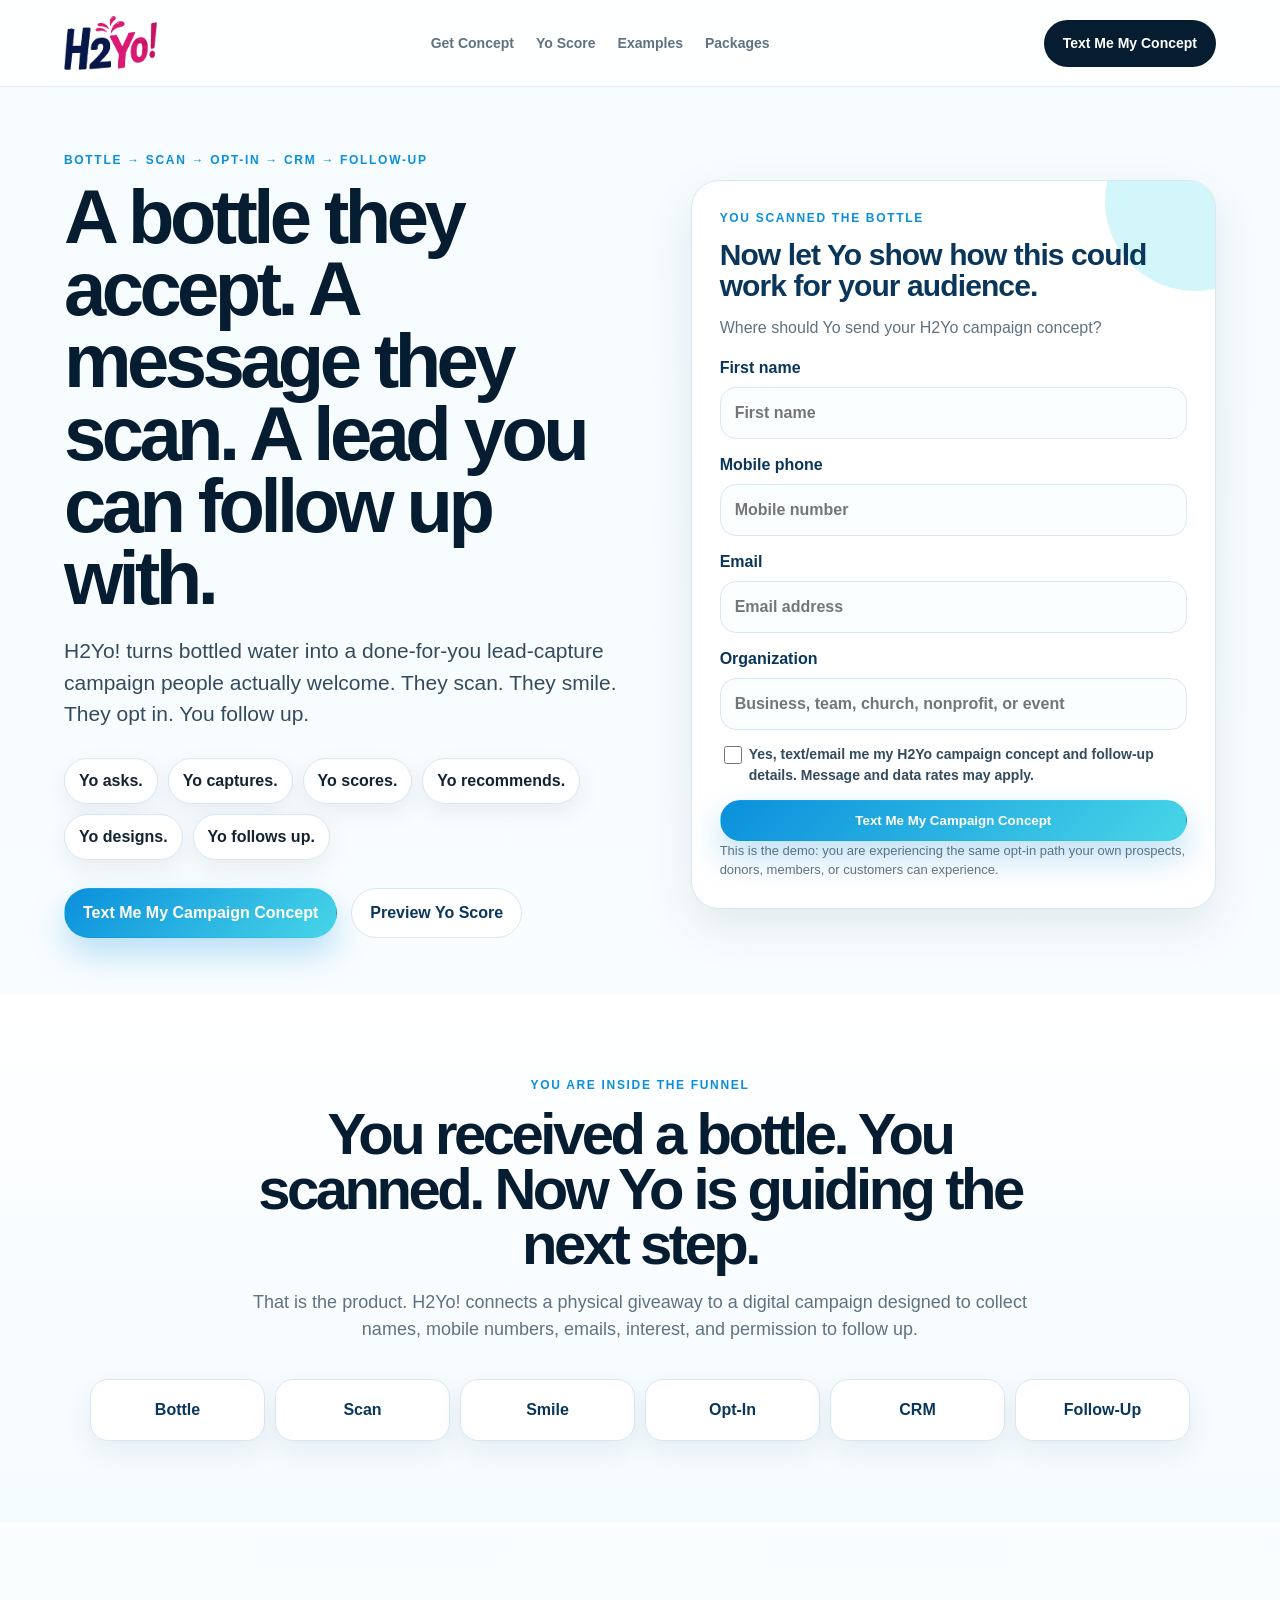
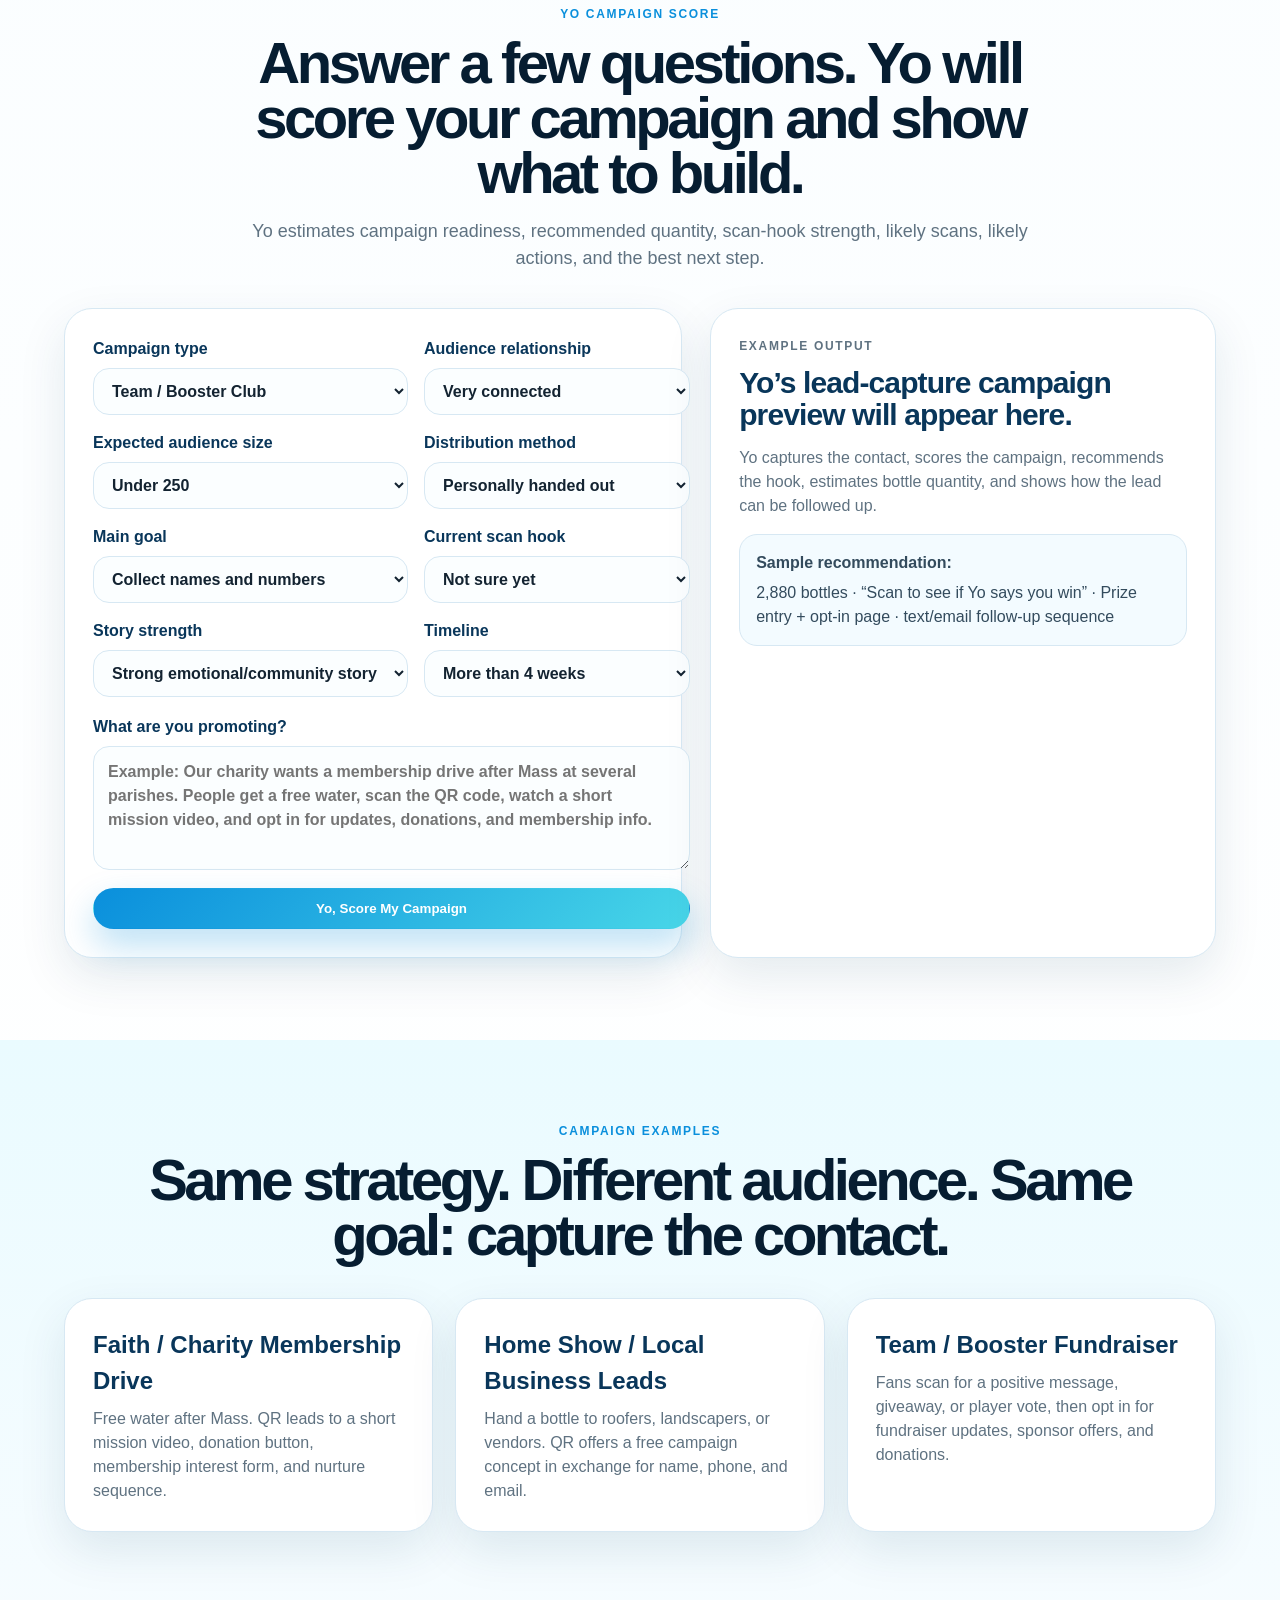
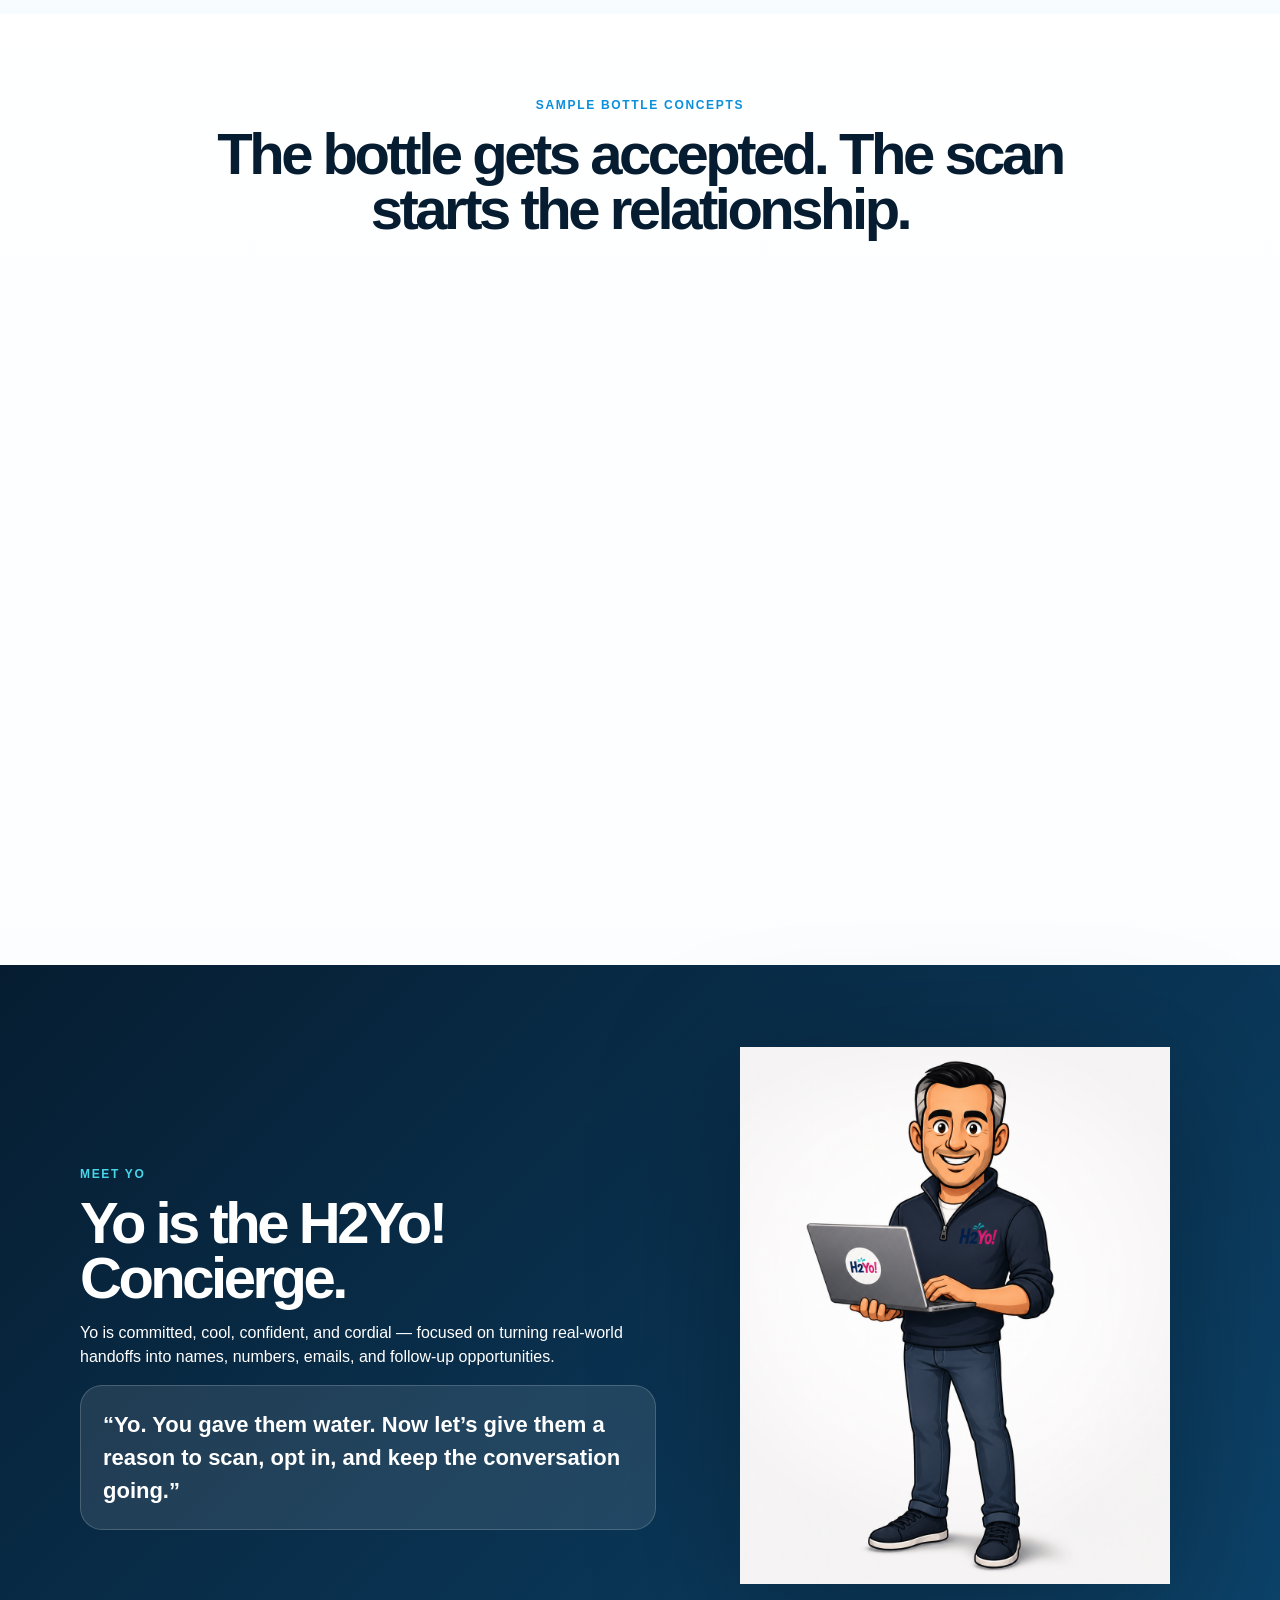
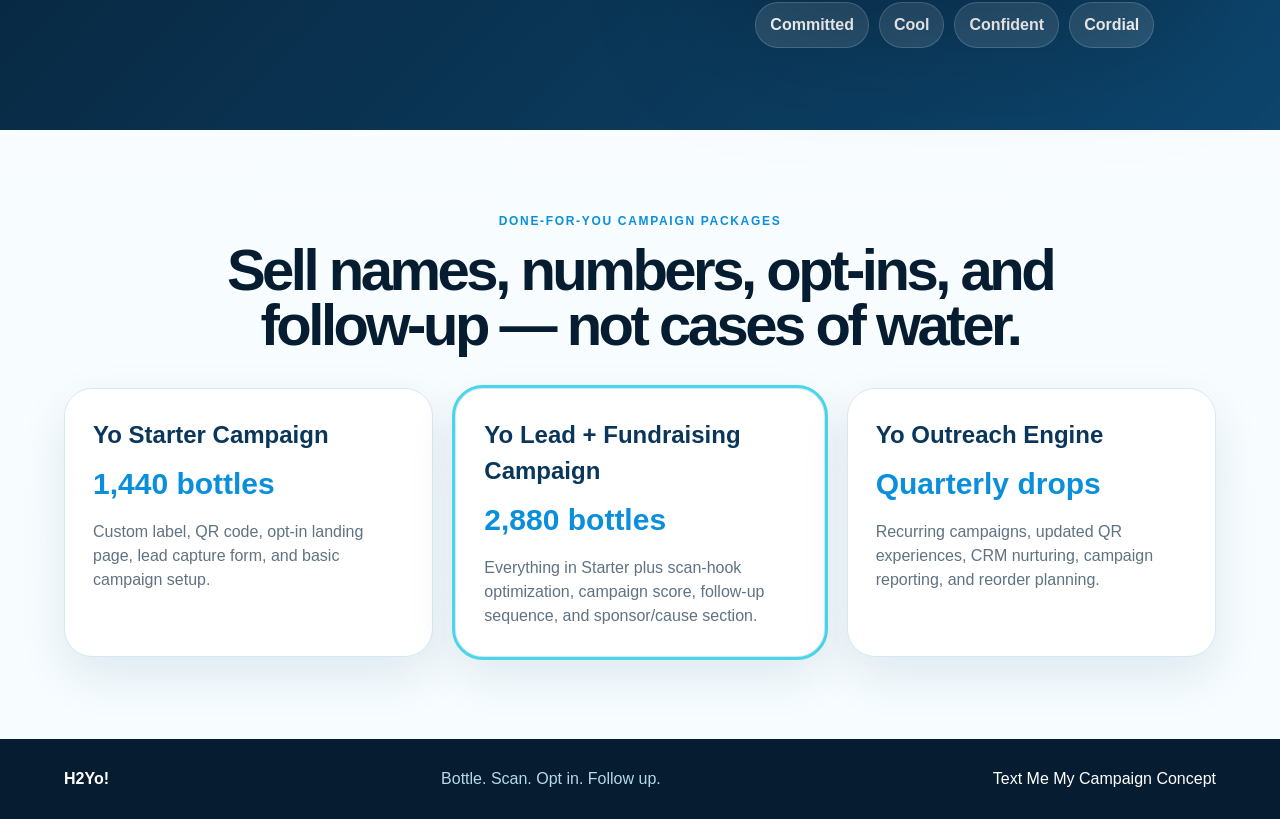
<file: index.html>
<!doctype html>
<html lang="en">
<head>
  <meta charset="utf-8" />
  <meta name="viewport" content="width=device-width, initial-scale=1" />
  <title>H2Yo! | Done-For-You Bottled Water Lead Capture Campaigns</title>
  <meta name="description" content="H2Yo! turns custom bottled water into QR-powered lead-capture campaigns people actually welcome." />
  <link rel="stylesheet" href="styles.css?v=quiz-first-1" />
</head>
<body>
  <header class="topbar">
    <a class="brand logo-brand" href="#top" aria-label="H2Yo home">
      <img src="assets/h2yo-logo.png" alt="H2Yo!" onerror="this.style.display='none'; this.parentElement.classList.add('text-logo-fallback')" />
      <span class="fallback-logo"><span class="drop">H2</span><span class="yo">Yo!</span></span>
    </a>
    <nav>
      <a href="#lead-capture">Get Concept</a>
      <a href="#campaign-builder">Yo Score</a>
      <a href="#examples">Examples</a>
      <a href="#packages">Packages</a>
    </nav>
    <a class="pill" href="#lead-capture">Text Me My Concept</a>
  </header>

  <main id="top">
    <section class="hero quiz-first-hero">
      <div class="hero-copy">
        <p class="eyebrow">Bottle → Scan → Opt-In → CRM → Follow-Up</p>
        <h1>A bottle they accept. A message they scan. A lead you can follow up with.</h1>
        <p class="lede">H2Yo! turns bottled water into a done-for-you lead-capture campaign people actually welcome. They scan. They smile. They opt in. You follow up.</p>

        <div class="yo-process" aria-label="H2Yo process">
          <span>Yo asks.</span>
          <span>Yo captures.</span>
          <span>Yo scores.</span>
          <span>Yo recommends.</span>
          <span>Yo designs.</span>
          <span>Yo follows up.</span>
        </div>

        <div class="cta-row">
          <a class="button primary" href="#lead-capture">Text Me My Campaign Concept</a>
          <a class="button secondary" href="#campaign-builder">Preview Yo Score</a>
        </div>
      </div>

      <aside class="lead-capture-card hero-lead-card" id="lead-capture">
        <p class="eyebrow">You scanned the bottle</p>
        <h2>Now let Yo show how this could work for your audience.</h2>
        <p class="lead-card-copy">Where should Yo send your H2Yo campaign concept?</p>

        <form id="leadCaptureForm">
          <label>First name
            <input id="leadFirstName" name="firstName" autocomplete="given-name" required placeholder="First name" />
          </label>
          <label>Mobile phone
            <input id="leadPhone" name="phone" autocomplete="tel" required placeholder="Mobile number" />
          </label>
          <label>Email
            <input id="leadEmail" name="email" type="email" autocomplete="email" required placeholder="Email address" />
          </label>
          <label>Organization
            <input id="leadOrg" name="organization" autocomplete="organization" placeholder="Business, team, church, nonprofit, or event" />
          </label>
          <label class="consent-row">
            <input id="leadConsent" name="consent" type="checkbox" required />
            <span>Yes, text/email me my H2Yo campaign concept and follow-up details. Message and data rates may apply.</span>
          </label>
          <button class="button primary full" type="submit">Text Me My Campaign Concept</button>
        </form>

        <p class="form-note">This is the demo: you are experiencing the same opt-in path your own prospects, donors, members, or customers can experience.</p>
      </aside>
    </section>

    <section class="section meta-demo">
      <div class="section-head narrow">
        <p class="eyebrow">You are inside the funnel</p>
        <h2>You received a bottle. You scanned. Now Yo is guiding the next step.</h2>
        <p>That is the product. H2Yo! connects a physical giveaway to a digital campaign designed to collect names, mobile numbers, emails, interest, and permission to follow up.</p>
      </div>

      <div class="path-steps">
        <span>Bottle</span>
        <span>Scan</span>
        <span>Smile</span>
        <span>Opt-In</span>
        <span>CRM</span>
        <span>Follow-Up</span>
      </div>
    </section>

    <section class="section builder-section" id="campaign-builder">
      <div class="section-head narrow">
        <p class="eyebrow">Yo Campaign Score</p>
        <h2>Answer a few questions. Yo will score your campaign and show what to build.</h2>
        <p>Yo estimates campaign readiness, recommended quantity, scan-hook strength, likely scans, likely actions, and the best next step.</p>
      </div>

      <div class="builder">
        <form id="campaignForm" class="wizard">
          <div class="form-grid">
            <label>Campaign type
              <select id="campaignType" required>
                <option value="booster">Team / Booster Club</option>
                <option value="nonprofit">Nonprofit / Cause</option>
                <option value="business">Business / Sponsor</option>
                <option value="event">Event / Trade Show</option>
                <option value="church">Church / Community</option>
              </select>
            </label>
            <label>Audience relationship
              <select id="audienceWarmth" required>
                <option value="warm">Very connected</option>
                <option value="medium">Somewhat connected</option>
                <option value="cold">Mostly cold/new audience</option>
              </select>
            </label>
            <label>Expected audience size
              <select id="audienceSize" required>
                <option value="250">Under 250</option>
                <option value="500">250–500</option>
                <option value="1000">500–1,000</option>
                <option value="2500">1,000–2,500</option>
                <option value="5000">2,500–5,000</option>
                <option value="7500">5,000+</option>
              </select>
            </label>
            <label>Distribution method
              <select id="distribution" required>
                <option value="personal">Personally handed out</option>
                <option value="sold">Sold by volunteers/staff</option>
                <option value="table">Placed on tables/seats</option>
                <option value="booth">Booth or check-in table</option>
                <option value="passive">Passive/random giveaway</option>
              </select>
            </label>
            <label>Main goal
              <select id="goal" required>
                <option value="lead">Collect names and numbers</option>
                <option value="donation">Raise donations</option>
                <option value="signup">Collect memberships/signups</option>
                <option value="awareness">Build awareness</option>
                <option value="sales">Drive sales/appointments</option>
              </select>
            </label>
            <label>Current scan hook
              <select id="hook" required>
                <option value="none">Not sure yet</option>
                <option value="learn">Scan to learn more</option>
                <option value="positive">Scan for a positive message</option>
                <option value="win">Scan to see if you win</option>
                <option value="offer">Scan to claim an offer</option>
                <option value="vote">Scan to vote / participate</option>
              </select>
            </label>
            <label>Story strength
              <select id="story" required>
                <option value="strong">Strong emotional/community story</option>
                <option value="some">Some story</option>
                <option value="promo">Mostly promotional</option>
                <option value="none">Needs help</option>
              </select>
            </label>
            <label>Timeline
              <select id="timeline" required>
                <option value="safe">More than 4 weeks</option>
                <option value="ok">3–4 weeks</option>
                <option value="tight">2–3 weeks</option>
                <option value="rush">Under 2 weeks</option>
              </select>
            </label>
          </div>

          <label class="wide">What are you promoting?
            <textarea id="description" rows="4" placeholder="Example: Our charity wants a membership drive after Mass at several parishes. People get a free water, scan the QR code, watch a short mission video, and opt in for updates, donations, and membership info."></textarea>
          </label>

          <button class="button primary full" type="submit">Yo, Score My Campaign</button>
        </form>

        <aside class="results" id="results" aria-live="polite">
          <div class="results-empty">
            <p class="eyebrow">Example output</p>
            <h3>Yo’s lead-capture campaign preview will appear here.</h3>
            <p>Yo captures the contact, scores the campaign, recommends the hook, estimates bottle quantity, and shows how the lead can be followed up.</p>
            <div class="sample-output">
              <strong>Sample recommendation:</strong>
              <span>2,880 bottles · “Scan to see if Yo says you win” · Prize entry + opt-in page · text/email follow-up sequence</span>
            </div>
          </div>
        </aside>
      </div>
    </section>

    <section class="section blue" id="examples">
      <div class="section-head">
        <p class="eyebrow">Campaign examples</p>
        <h2>Same strategy. Different audience. Same goal: capture the contact.</h2>
      </div>

      <div class="cards three">
        <article>
          <h3>Faith / Charity Membership Drive</h3>
          <p>Free water after Mass. QR leads to a short mission video, donation button, membership interest form, and nurture sequence.</p>
        </article>
        <article>
          <h3>Home Show / Local Business Leads</h3>
          <p>Hand a bottle to roofers, landscapers, or vendors. QR offers a free campaign concept in exchange for name, phone, and email.</p>
        </article>
        <article>
          <h3>Team / Booster Fundraiser</h3>
          <p>Fans scan for a positive message, giveaway, or player vote, then opt in for fundraiser updates, sponsor offers, and donations.</p>
        </article>
      </div>
    </section>

    <section class="section sample-section">
      <div class="section-head">
        <p class="eyebrow">Sample bottle concepts</p>
        <h2>The bottle gets accepted. The scan starts the relationship.</h2>
      </div>

      <div class="sample-rotator" aria-label="Rotating H2Yo sample bottle designs">
        <img class="rotator-img" src="assets/h2yo-fat-free.png" alt="H2Yo Fat Free sample bottle" />
        <img class="rotator-img" src="assets/h2yo-sugar-free.png" alt="H2Yo Sugar Free sample bottle" />
        <img class="rotator-img" src="assets/h2yo-gluten-free.png" alt="H2Yo Gluten Free sample bottle" />
      </div>
    </section>

    <section class="section dark" id="yo">
      <div class="yo-section grid-2">
        <div>
          <p class="eyebrow">Meet Yo</p>
          <h2>Yo is the H2Yo! Concierge.</h2>
          <p>Yo is committed, cool, confident, and cordial — focused on turning real-world handoffs into names, numbers, emails, and follow-up opportunities.</p>
          <div class="quote">“Yo. You gave them water. Now let’s give them a reason to scan, opt in, and keep the conversation going.”</div>
        </div>
        <figure class="yo-figure">
          <img class="yo-portrait" src="assets/yo-concierge.png" alt="Yo, the H2Yo! Concierge, holding a laptop and wearing an H2Yo! logo pullover." />
          <figcaption class="yo-traits" aria-label="Yo brand traits">
            <span>Committed</span>
            <span>Cool</span>
            <span>Confident</span>
            <span>Cordial</span>
          </figcaption>
        </figure>
      </div>
    </section>

    <section class="section" id="packages">
      <div class="section-head">
        <p class="eyebrow">Done-for-you campaign packages</p>
        <h2>Sell names, numbers, opt-ins, and follow-up — not cases of water.</h2>
      </div>
      <div class="pricing cards three">
        <article>
          <h3>Yo Starter Campaign</h3>
          <p class="price">1,440 bottles</p>
          <p>Custom label, QR code, opt-in landing page, lead capture form, and basic campaign setup.</p>
        </article>
        <article class="featured">
          <h3>Yo Lead + Fundraising Campaign</h3>
          <p class="price">2,880 bottles</p>
          <p>Everything in Starter plus scan-hook optimization, campaign score, follow-up sequence, and sponsor/cause section.</p>
        </article>
        <article>
          <h3>Yo Outreach Engine</h3>
          <p class="price">Quarterly drops</p>
          <p>Recurring campaigns, updated QR experiences, CRM nurturing, campaign reporting, and reorder planning.</p>
        </article>
      </div>
    </section>
  </main>

  <footer>
    <strong>H2Yo!</strong>
    <span>Bottle. Scan. Opt in. Follow up.</span>
    <a href="#lead-capture">Text Me My Campaign Concept</a>
  </footer>

  <script src="script.js?v=quiz-first-1"></script>
</body>
</html>
</file>
<file: styles.css>
:root{
  --blue:#0a8fdc;--deep:#09365a;--aqua:#48d6e8;--navy:#061d31;--paper:#f7fbff;--ink:#132331;--muted:#5f7281;--sun:#ffd84d;--white:#fff;--line:#d7e8f3;--shadow:0 24px 60px rgba(5,36,64,.16);--radius:28px
}
*{box-sizing:border-box}
html{scroll-behavior:smooth}
body{margin:0;font-family:Inter,Arial,Helvetica,sans-serif;color:var(--ink);background:linear-gradient(180deg,#f6fcff 0%,#fff 55%,#f6fcff);line-height:1.5}
a{color:inherit;text-decoration:none}
img{max-width:100%;display:block}
.topbar{position:sticky;top:0;z-index:10;display:flex;align-items:center;justify-content:space-between;gap:24px;padding:16px 5vw;background:rgba(255,255,255,.9);backdrop-filter:blur(16px);border-bottom:1px solid rgba(215,232,243,.8)}
.brand{font-size:32px;font-weight:900;letter-spacing:-1px}
.logo-brand{display:inline-flex;align-items:center;line-height:0}
.logo-brand img{height:54px;width:auto;object-fit:contain}
.fallback-logo{display:none;line-height:1}
.text-logo-fallback .fallback-logo{display:inline}
.drop{color:var(--blue)}.yo{color:var(--deep)}
nav{display:flex;gap:22px;font-size:14px;color:var(--muted);font-weight:800}
.pill,.button{border-radius:999px;padding:12px 18px;font-weight:900;display:inline-flex;align-items:center;justify-content:center;border:1px solid transparent;cursor:pointer}
.pill{background:var(--navy);color:white;font-size:14px}
.button.primary{background:linear-gradient(135deg,var(--blue),var(--aqua));color:white;box-shadow:0 16px 34px rgba(10,143,220,.28)}
.button.secondary{background:white;color:var(--deep);border-color:var(--line)}
.button.full{width:100%}
.hero{padding:64px 5vw 56px}
.quiz-first-hero{display:grid;grid-template-columns:minmax(0,1.05fr) minmax(340px,.95fr);gap:46px;align-items:center;min-height:calc(100vh - 90px)}
.eyebrow{text-transform:uppercase;letter-spacing:.14em;font-size:12px;font-weight:900;color:var(--blue);margin:0 0 12px}
.hero h1,.section h2{font-size:clamp(42px,6vw,76px);line-height:.95;letter-spacing:-.06em;margin:0;color:var(--navy)}
.section h2{font-size:clamp(34px,4.6vw,58px)}
.lede{font-size:21px;color:#334b5d;max-width:760px}
.yo-process{display:flex;flex-wrap:wrap;gap:10px;margin:28px 0}
.yo-process span,.tagline-stack span{background:white;border:1px solid var(--line);padding:10px 14px;border-radius:999px;font-weight:900;box-shadow:0 8px 24px rgba(9,54,90,.08)}
.cta-row{display:flex;gap:14px;flex-wrap:wrap}
.lead-capture-card,.wizard,.results,.conversion-path,.cards article{background:white;border:1px solid var(--line);border-radius:28px;padding:28px;box-shadow:0 18px 48px rgba(9,54,90,.10)}
.hero-lead-card{position:relative;overflow:hidden}
.hero-lead-card:before{content:"";position:absolute;right:-70px;top:-70px;width:180px;height:180px;background:rgba(72,216,232,.24);border-radius:50%}
.hero-lead-card>*{position:relative}
.hero-lead-card h2,.lead-capture-card h3,.results h3,.conversion-path h3{color:var(--deep);font-size:30px;line-height:1.05;letter-spacing:-.03em;margin:0 0 14px}
.lead-card-copy{color:var(--muted);margin-top:0}
form{display:grid;gap:14px}
label{display:grid;gap:7px;font-weight:900;color:var(--deep)}
input,select,textarea{font:inherit;border:1px solid var(--line);border-radius:16px;padding:13px 14px;background:#fbfeff;color:var(--ink)}
.consent-row{grid-template-columns:22px 1fr;align-items:start;color:#334b5d;font-weight:700;font-size:14px}
.consent-row input{width:18px;height:18px;margin-top:2px}
.form-note{font-size:13px;color:var(--muted);margin:0}
.lead-confirmation{border:1px solid var(--line);border-radius:18px;background:#f3fbff;padding:18px;color:var(--deep)}
.section{padding:82px 5vw}
.section-head{max-width:990px;margin:0 auto 36px;text-align:center}
.section-head.narrow{max-width:820px}
.section-head p:not(.eyebrow){color:var(--muted);font-size:18px}
.meta-demo{background:linear-gradient(180deg,#fff,#f4fbff)}
.path-steps{max-width:1100px;margin:28px auto 0;display:grid;grid-template-columns:repeat(6,1fr);gap:10px}
.path-steps span{display:grid;place-items:center;min-height:62px;border-radius:18px;background:white;color:var(--deep);font-weight:900;border:1px solid var(--line);box-shadow:0 10px 28px rgba(9,54,90,.07)}
.builder{display:grid;grid-template-columns:minmax(0,1.1fr) minmax(330px,.9fr);gap:28px;max-width:1180px;margin:0 auto}
.form-grid{display:grid;grid-template-columns:1fr 1fr;gap:16px}
.wide{margin:4px 0}
.results-empty p{color:var(--muted)}
.sample-output{background:#f3fbff;border:1px solid var(--line);border-radius:18px;padding:16px;color:#334b5d;display:grid;gap:6px}
.score-ring{width:150px;height:150px;border-radius:50%;display:grid;place-items:center;margin:0 auto 20px;background:conic-gradient(var(--blue) calc(var(--score)*1%),#e6f2f9 0);position:relative}
.score-ring::before{content:"";position:absolute;inset:14px;border-radius:50%;background:white}
.score-ring span{position:relative;font-size:34px;font-weight:900;color:var(--deep)}
.metric-table{width:100%;border-collapse:collapse;margin:16px 0;overflow:hidden;border-radius:18px}
.metric-table th,.metric-table td{border-bottom:1px solid var(--line);padding:11px;text-align:left;font-size:14px}
.metric-table th{background:#eef9ff;color:var(--deep)}
.recommendation{background:#f3fbff;border:1px solid var(--line);border-radius:18px;padding:16px;margin:16px 0}
.tip-list{padding-left:18px;color:#334b5d}
.cards{display:grid;gap:22px}
.cards.three{grid-template-columns:repeat(3,1fr);max-width:1180px;margin:0 auto}
.cards h3{font-size:24px;margin:0 0 8px;color:var(--deep)}
.cards p{color:var(--muted);margin:0}
.blue{background:linear-gradient(180deg,#eafbff,#f6fcff)}
.sample-rotator{position:relative;min-height:610px;width:min(100%,780px);margin:0 auto;display:grid;place-items:center}
.sample-rotator .rotator-img{position:absolute;inset:0;width:100%;height:100%;object-fit:contain;border-radius:0;background:transparent;box-shadow:none;transform:none;opacity:0;animation:h2yoSampleFade 12s infinite}
.sample-rotator .rotator-img:nth-child(1){animation-delay:0s}
.sample-rotator .rotator-img:nth-child(2){animation-delay:4s}
.sample-rotator .rotator-img:nth-child(3){animation-delay:8s}
@keyframes h2yoSampleFade{
  0%{opacity:0;transform:translateY(10px) scale(.985)}
  7%{opacity:1;transform:translateY(0) scale(1)}
  28%{opacity:1;transform:translateY(0) scale(1)}
  35%{opacity:0;transform:translateY(-8px) scale(.99)}
  100%{opacity:0;transform:translateY(-8px) scale(.99)}
}
.dark{background:linear-gradient(135deg,#061d31,#0d456d);color:white}
.dark h2,.dark p{color:white}.dark .eyebrow{color:var(--aqua)}
.grid-2{display:grid;grid-template-columns:1.08fr .92fr;gap:54px}
.yo-section{align-items:center;max-width:1120px;margin:0 auto}
.quote{background:rgba(255,255,255,.1);border:1px solid rgba(255,255,255,.18);border-radius:22px;padding:22px;font-size:22px;font-weight:800}
.yo-figure{margin:0;display:grid;gap:18px;justify-items:center}
.yo-portrait{width:min(100%,430px);max-height:560px;object-fit:contain;filter:drop-shadow(0 30px 70px rgba(0,0,0,.28))}
.yo-traits{display:flex;flex-wrap:wrap;gap:10px;justify-content:center}
.yo-traits span{display:inline-flex;align-items:center;justify-content:center;padding:10px 14px;border-radius:999px;background:rgba(255,255,255,.12);border:1px solid rgba(255,255,255,.18);color:white;font-weight:800}
.price{font-size:30px!important;color:var(--blue)!important;font-weight:900!important;margin:4px 0 14px!important}
.featured{outline:3px solid var(--aqua)}
footer{display:flex;justify-content:space-between;align-items:center;gap:20px;padding:28px 5vw;background:var(--navy);color:white}
footer span{color:#b7d8ea}
@media(max-width:1000px){
  .quiz-first-hero,.builder,.grid-2{grid-template-columns:1fr}
  .path-steps{grid-template-columns:repeat(3,1fr)}
}
@media(max-width:900px){
  nav{display:none}.cards.three{grid-template-columns:1fr}.form-grid{grid-template-columns:1fr}.topbar{padding:14px 4vw}.pill{display:none}.sample-rotator{min-height:430px}
  footer{flex-direction:column;text-align:center}
}
@media(max-width:600px){
  .path-steps{grid-template-columns:1fr 1fr}
  .hero{padding-top:38px}
  .logo-brand img{height:42px}
}
</file>
